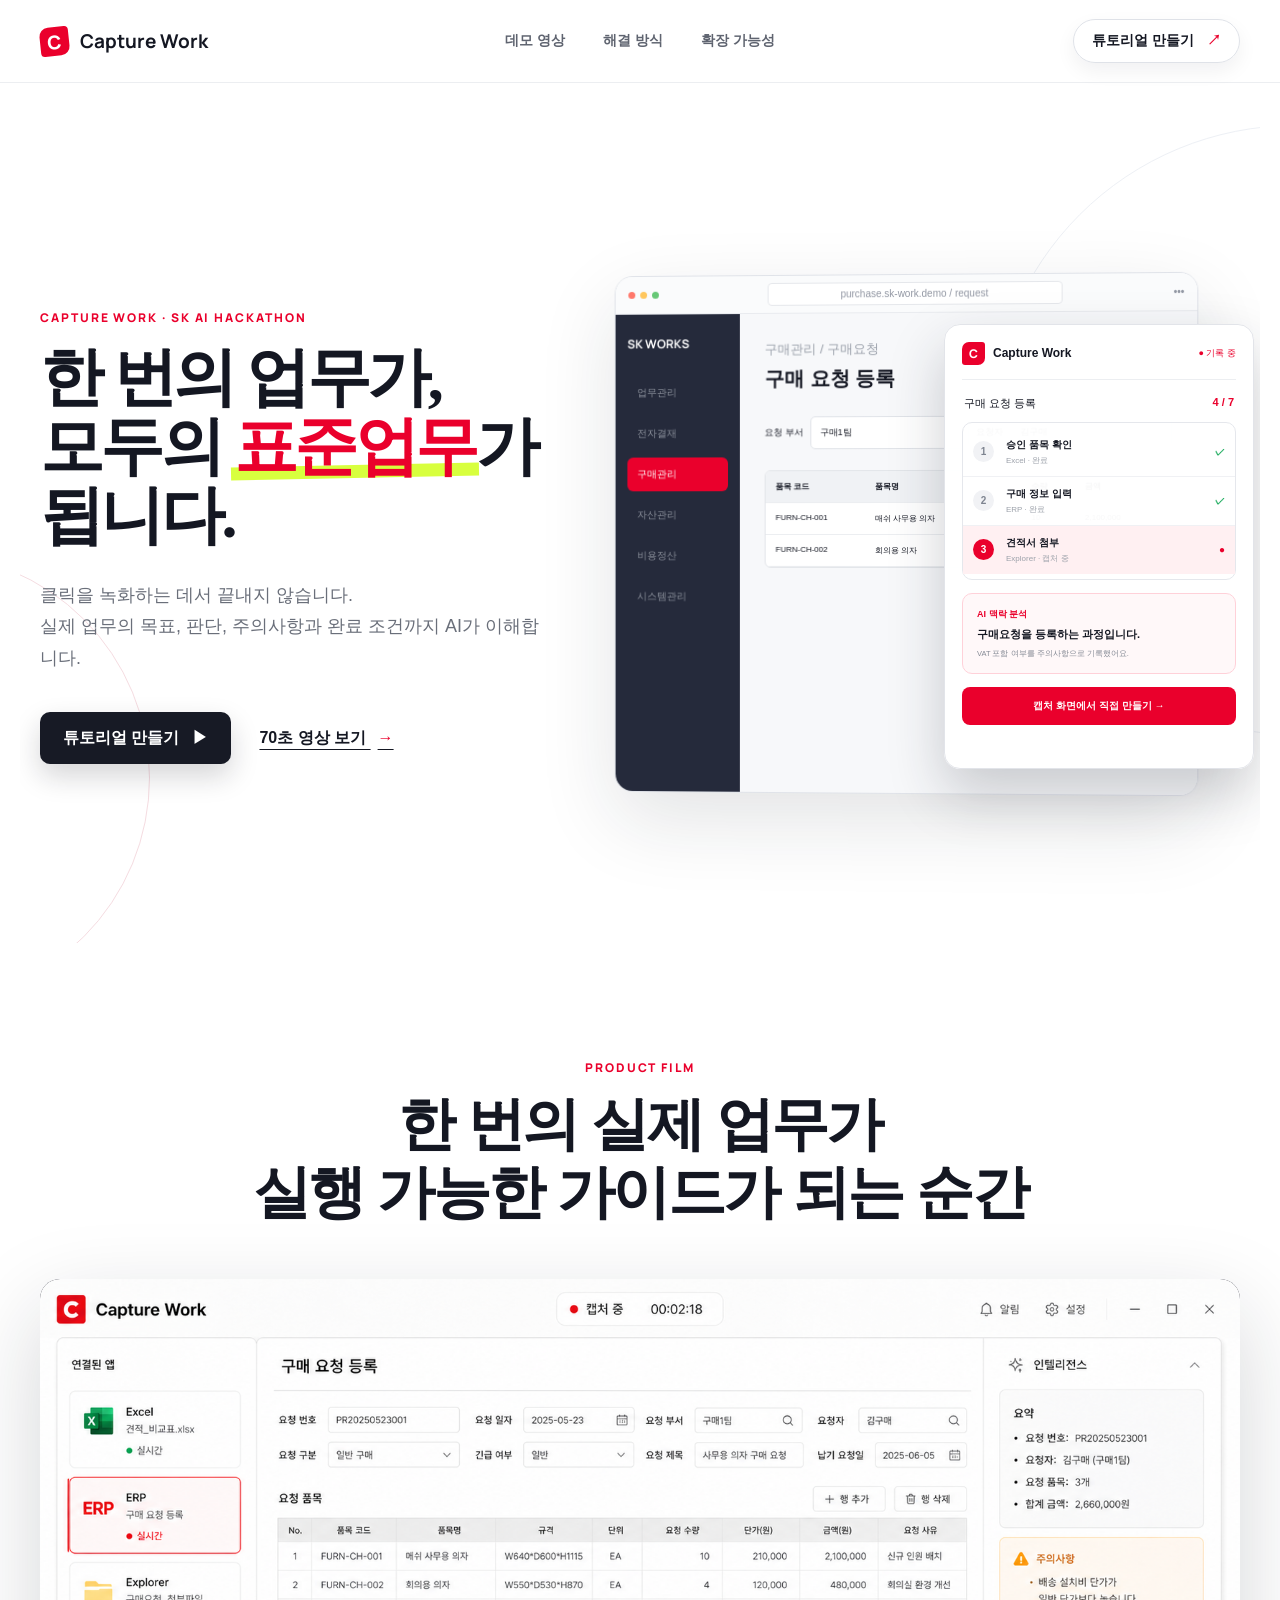
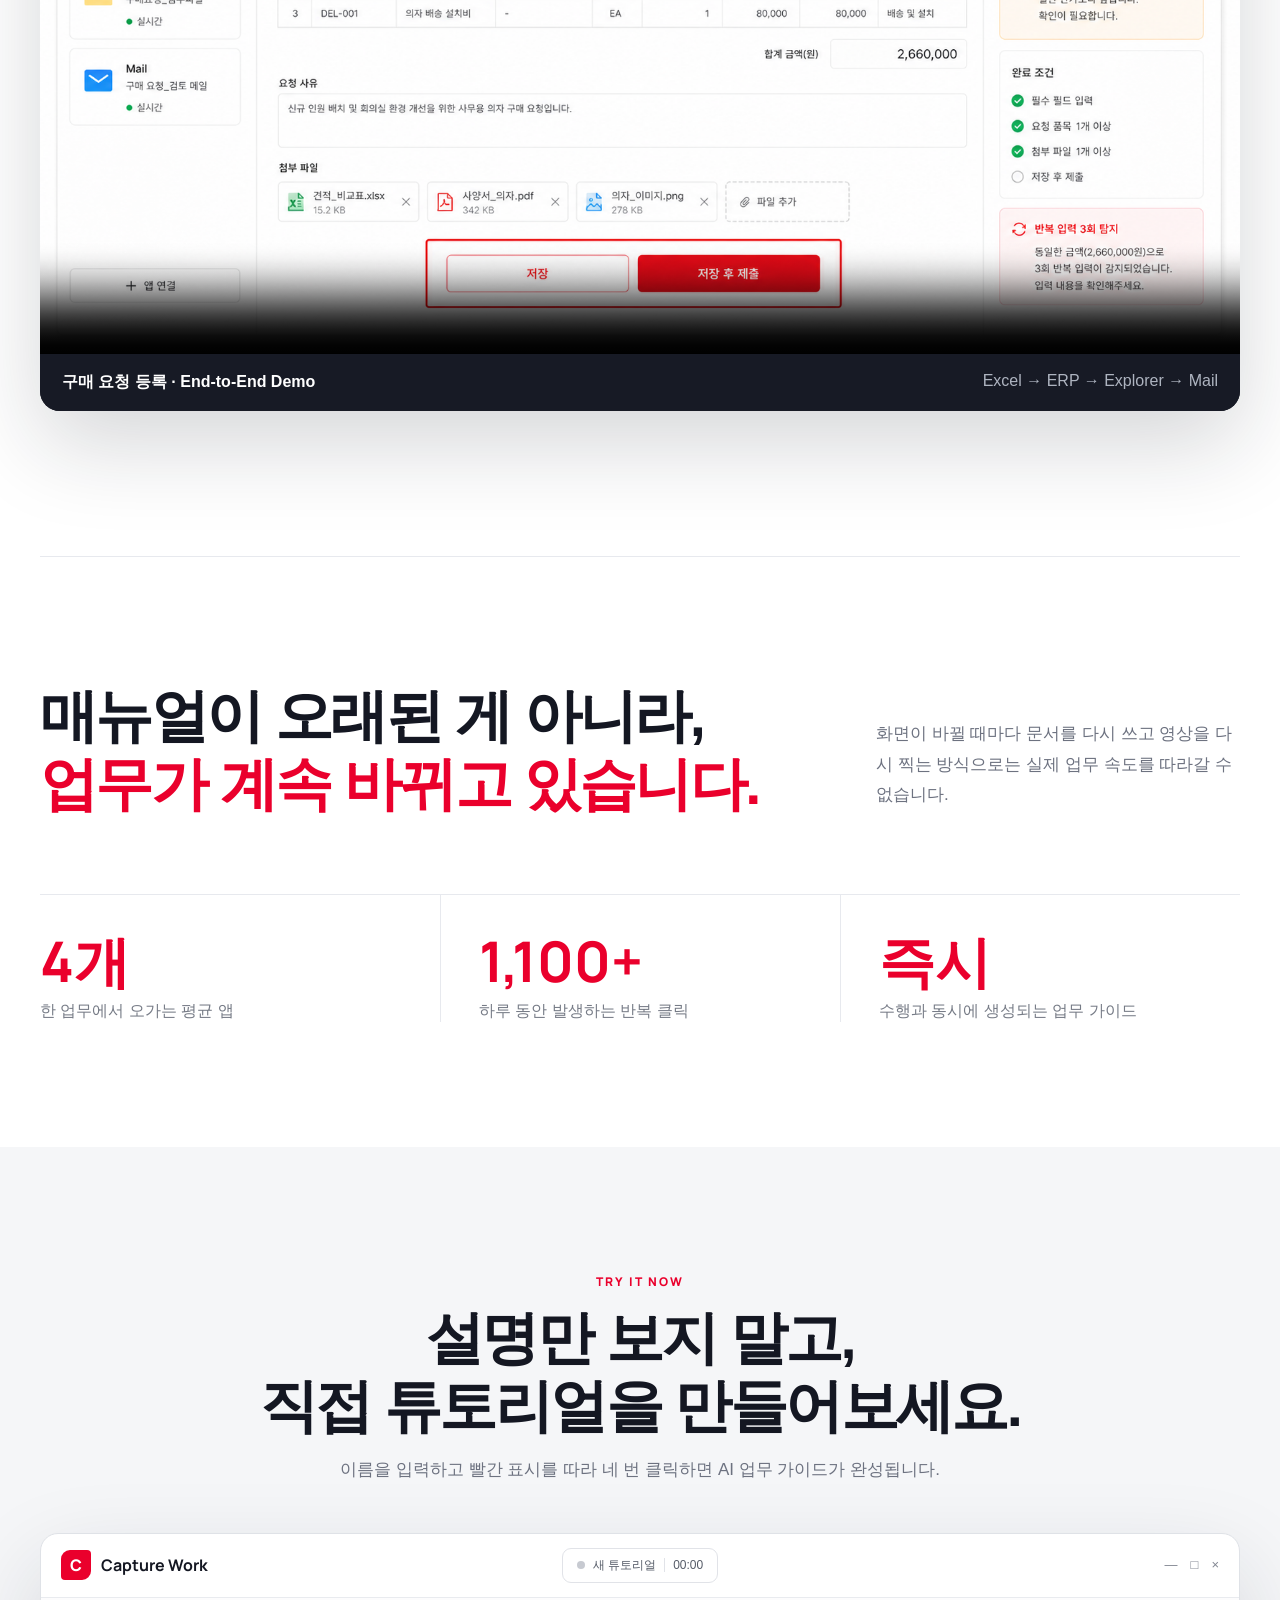
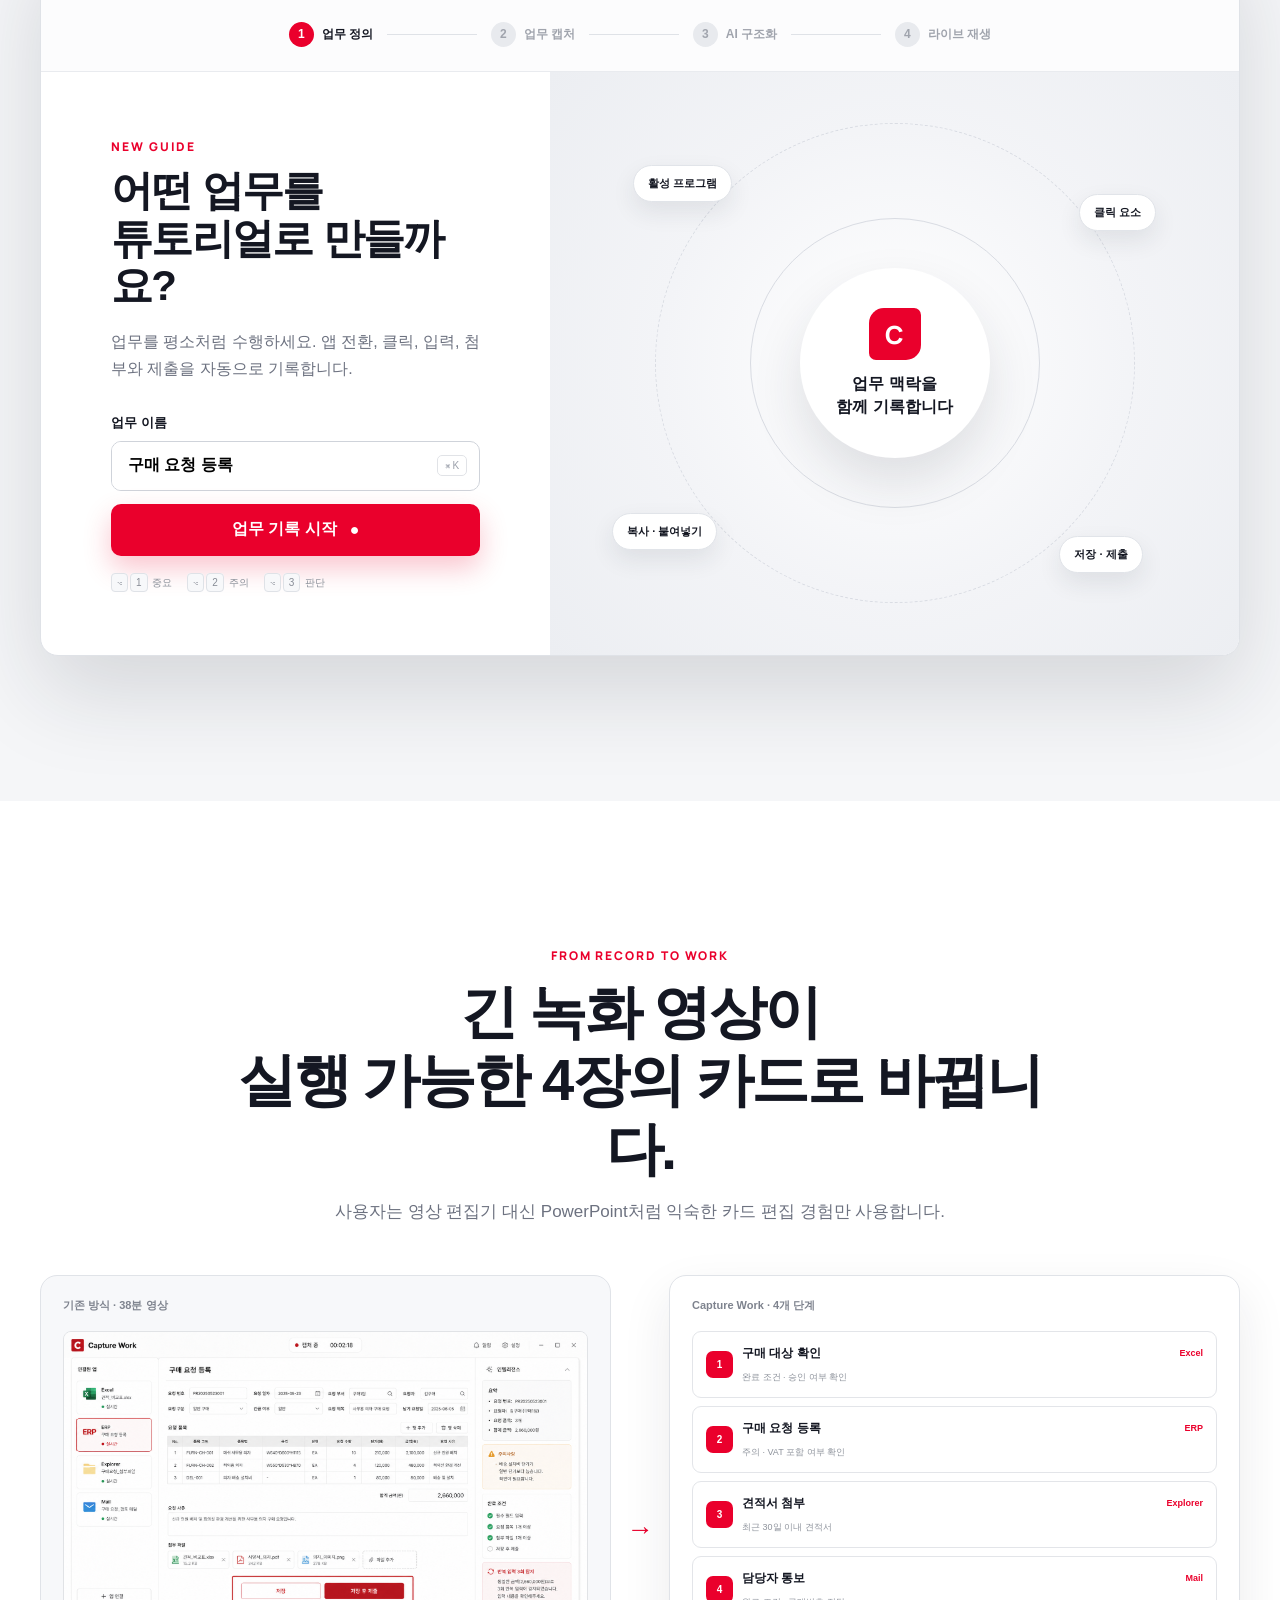
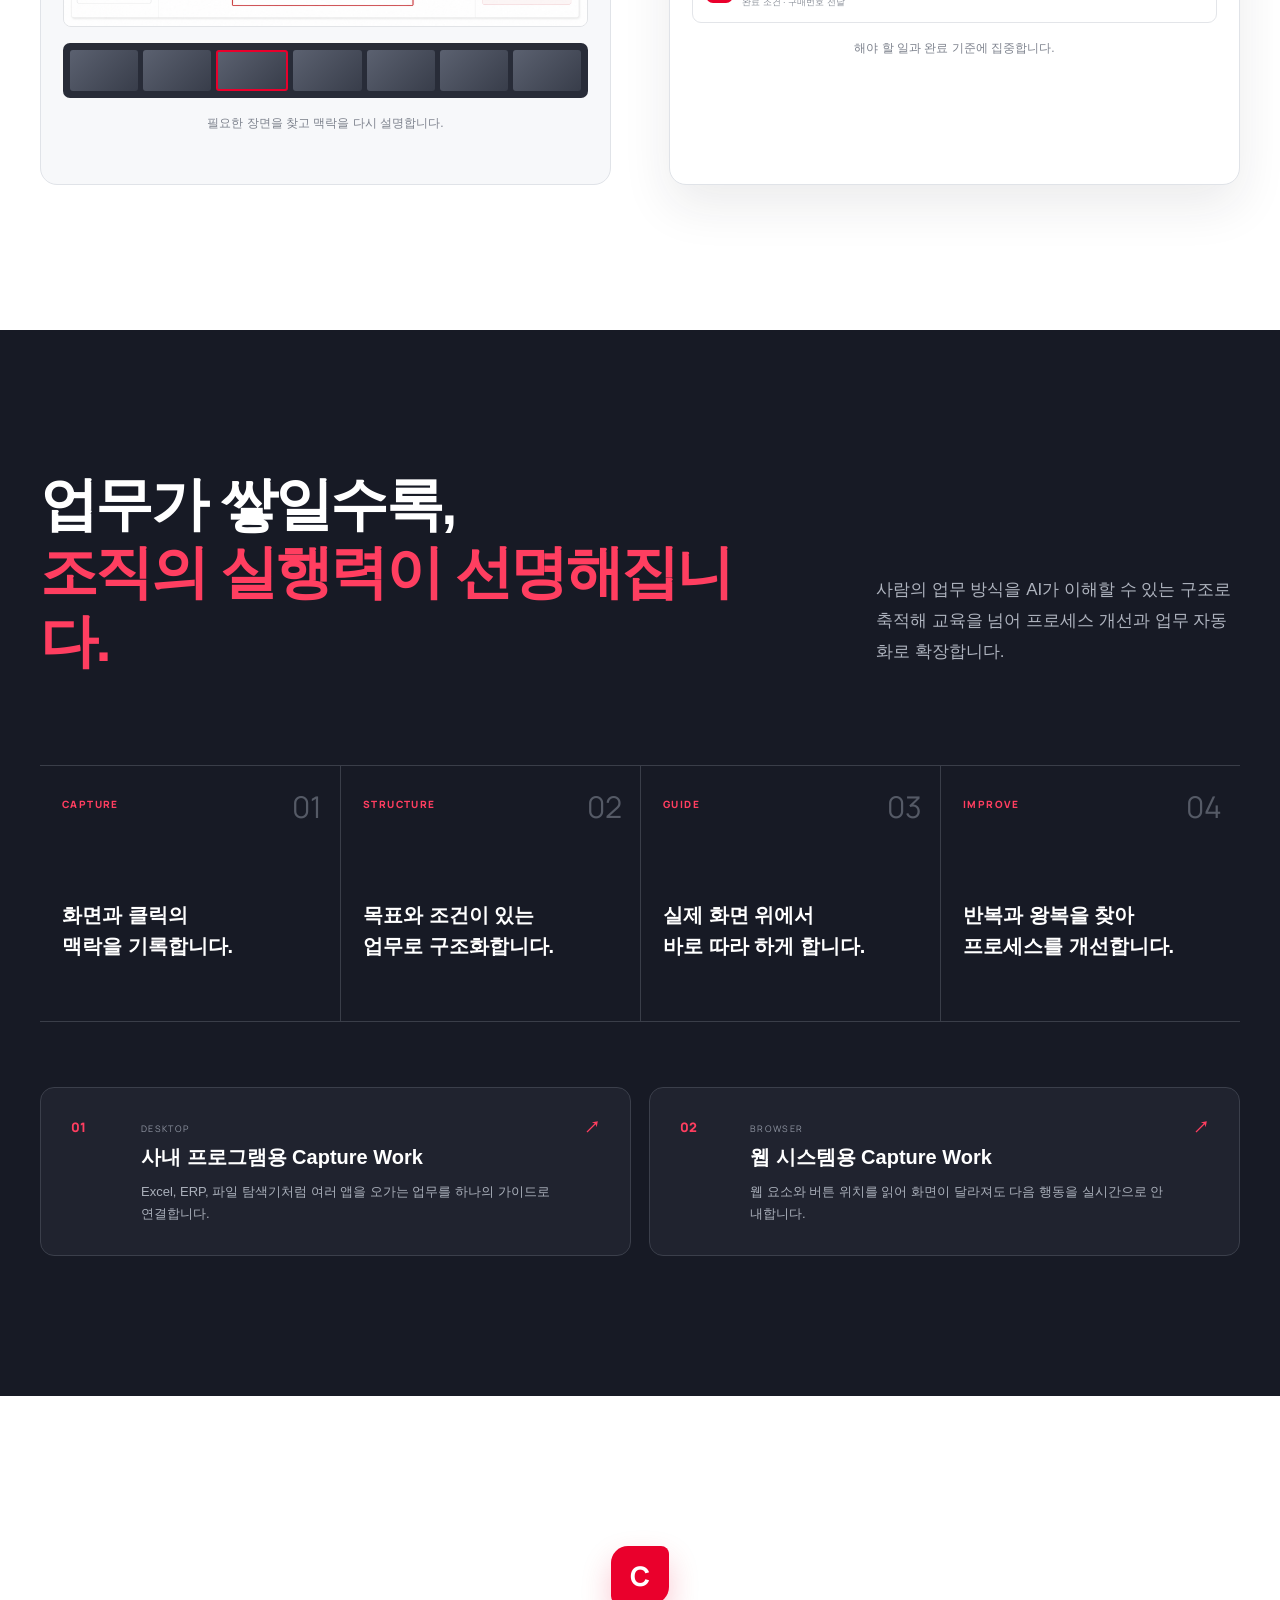
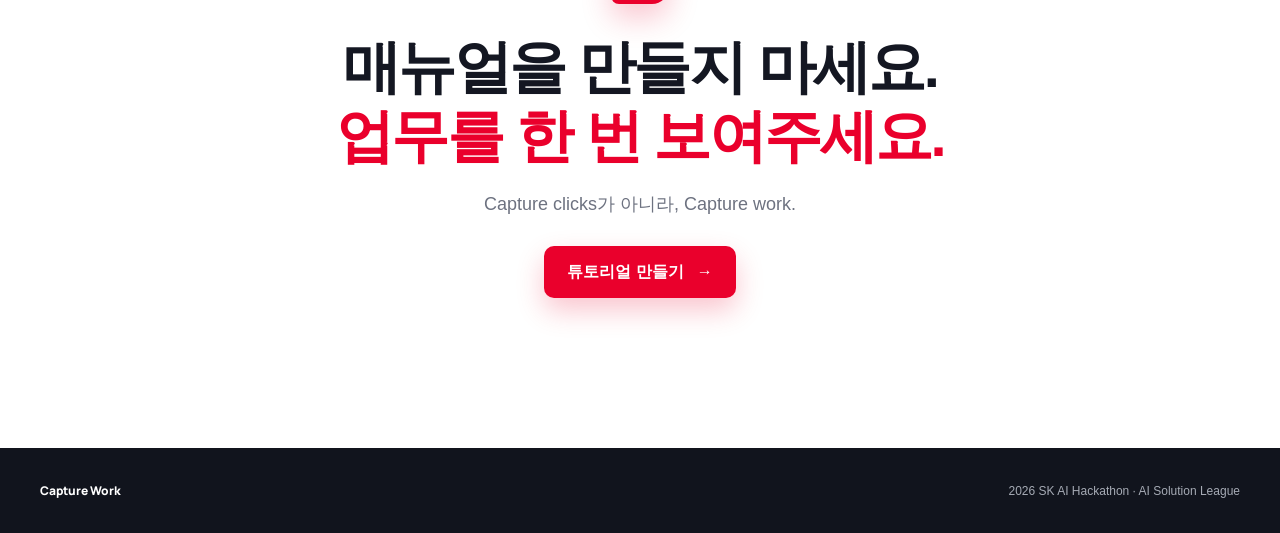
<file: index.html>
<!doctype html>
<html lang="ko">
  <head>
    <meta charset="UTF-8" />
    <meta name="viewport" content="width=device-width, initial-scale=1.0" />
    <meta name="theme-color" content="#ffffff" />
    <title>Capture Work | 한 번의 업무를 모두의 가이드로</title>
    <meta name="description" content="업무를 수행하는 순간 그 과정을 실행 가능한 표준업무로 변환하는 프로세스 캡처 도구" />
    <link rel="icon" type="image/svg+xml" href="./assets/favicon.svg" />
    <link rel="preconnect" href="https://fonts.googleapis.com" />
    <link rel="preconnect" href="https://fonts.gstatic.com" crossorigin />
    <link href="https://fonts.googleapis.com/css2?family=Manrope:wght@500;600;700;800&family=SUIT:wght@400;500;600;700;800&display=swap" rel="stylesheet" />
    <link rel="stylesheet" href="./styles.css" />
  </head>
  <body>
    <header class="site-header">
      <nav class="nav-wrap" aria-label="주요 메뉴">
        <a class="brand" href="#top" aria-label="Capture Work 홈"><span class="brand-glyph">C</span><strong>Capture Work</strong></a>
        <div class="nav-links"><a href="#demo-video">데모 영상</a><a href="#solution">해결 방식</a><a href="#learning">확장 가능성</a></div>
        <a class="nav-cta" href="#creator">튜토리얼 만들기 <span>↗</span></a>
      </nav>
    </header>

    <main>
      <section class="hero section-shell" id="top">
        <div class="hero-orbit orbit-one"></div><div class="hero-orbit orbit-two"></div>
        <div class="hero-copy reveal">
          <p class="kicker">CAPTURE WORK · SK AI HACKATHON</p>
          <h1>한 번의 업무가,<br />모두의 <em>표준업무</em>가 됩니다.</h1>
          <p class="hero-lead">클릭을 녹화하는 데서 끝내지 않습니다.<br />실제 업무의 목표, 판단, 주의사항과 완료 조건까지 AI가 이해합니다.</p>
          <div class="hero-actions"><a class="button button-dark" href="#creator">튜토리얼 만들기 <span>▶</span></a><a class="text-link" href="#demo-video">70초 영상 보기 <span>→</span></a></div>
        </div>

        <div class="hero-product reveal delay-1" aria-label="Capture Work 제품 미리보기">
          <div class="browser-frame">
            <div class="browser-bar"><div class="traffic"><i></i><i></i><i></i></div><span>purchase.sk-work.demo / request</span><b>•••</b></div>
            <div class="portal-preview">
              <aside class="portal-nav"><strong>SK WORKS</strong><span>업무관리</span><span>전자결재</span><span class="active">구매관리</span><span>자산관리</span><span>비용정산</span><span>시스템관리</span></aside>
              <div class="portal-body">
                <small>구매관리 / 구매요청</small><h3>구매 요청 등록</h3>
                <div class="portal-form-row"><span>요청 부서</span><b>구매1팀</b><span>요청자</span><b>김구매</b></div>
                <div class="portal-table"><div><b>품목 코드</b><b>품목명</b><b>수량</b><b>금액</b></div><div><span>FURN-CH-001</span><span>매쉬 사무용 의자</span><span>10</span><span>2,100,000</span></div><div><span>FURN-CH-002</span><span>회의용 의자</span><span>4</span><span>480,000</span></div></div>
                <div class="portal-submit">저장 후 제출</div>
              </div>
            </div>
          </div>
          <aside class="capture-panel">
            <div class="capture-head"><span class="mini-brand">C</span><strong>Capture Work</strong><i>● 기록 중</i></div>
            <div class="capture-progress"><span>구매 요청 등록</span><b>4 / 7</b></div>
            <div class="capture-steps">
              <p class="done"><i>1</i><span>승인 품목 확인<small>Excel · 완료</small></span><b>✓</b></p>
              <p class="done"><i>2</i><span>구매 정보 입력<small>ERP · 완료</small></span><b>✓</b></p>
              <p class="current"><i>3</i><span>견적서 첨부<small>Explorer · 캡처 중</small></span><b>●</b></p>
            </div>
            <div class="ai-note"><span>AI 맥락 분석</span><strong>구매요청을 등록하는 과정입니다.</strong><small>VAT 포함 여부를 주의사항으로 기록했어요.</small></div>
            <button type="button" data-scroll-creator>캡처 화면에서 직접 만들기 <span>→</span></button>
          </aside>
        </div>
      </section>

      <section class="video-section section-shell" id="demo-video">
        <div class="center-heading reveal"><span>PRODUCT FILM</span><h2>한 번의 실제 업무가<br />실행 가능한 가이드가 되는 순간</h2></div>
        <div class="video-wrap reveal delay-1"><video src="./assets/demo-reel.webm" controls muted loop playsinline poster="./assets/capture-hero.png"></video><div class="video-caption"><b>구매 요청 등록 · End-to-End Demo</b><span>Excel → ERP → Explorer → Mail</span></div></div>
      </section>

      <section class="problem-section section-shell" id="solution">
        <div class="split-heading reveal"><h2>매뉴얼이 오래된 게 아니라,<br /><em>업무가 계속 바뀌고 있습니다.</em></h2><p>화면이 바뀔 때마다 문서를 다시 쓰고 영상을 다시 찍는 방식으로는 실제 업무 속도를 따라갈 수 없습니다.</p></div>
        <div class="stat-row reveal delay-1"><article><strong>4개</strong><span>한 업무에서 오가는 평균 앱</span></article><article><strong>1,100+</strong><span>하루 동안 발생하는 반복 클릭</span></article><article><strong>즉시</strong><span>수행과 동시에 생성되는 업무 가이드</span></article></div>
      </section>

      <section class="creator-section" id="creator">
        <div class="section-shell">
          <div class="center-heading reveal"><span>TRY IT NOW</span><h2>설명만 보지 말고,<br />직접 튜토리얼을 만들어보세요.</h2><p>이름을 입력하고 빨간 표시를 따라 네 번 클릭하면 AI 업무 가이드가 완성됩니다.</p></div>
          <div class="creator-app reveal delay-1" data-mode="setup">
            <div class="creator-titlebar"><div class="creator-logo"><span>C</span><b>Capture Work</b></div><div class="creator-status"><i></i><span id="record-status">새 튜토리얼</span><time id="record-timer">00:00</time></div><div class="window-actions">—　□　×</div></div>
            <div class="creator-stepper" aria-label="튜토리얼 생성 단계"><span class="active" data-step="setup"><i>1</i>업무 정의</span><b></b><span data-step="capture"><i>2</i>업무 캡처</span><b></b><span data-step="edit"><i>3</i>AI 구조화</span><b></b><span data-step="replay"><i>4</i>라이브 재생</span></div>

            <section class="mode-pane setup-pane active" data-pane="setup">
              <div class="setup-copy">
                <small>NEW GUIDE</small><h3>어떤 업무를<br />튜토리얼로 만들까요?</h3><p>업무를 평소처럼 수행하세요. 앱 전환, 클릭, 입력, 첨부와 제출을 자동으로 기록합니다.</p>
                <label for="tutorial-name">업무 이름</label><div class="name-input"><input id="tutorial-name" value="구매 요청 등록" maxlength="32" /><span>⌘ K</span></div>
                <button class="button button-red" id="start-recording" type="button">업무 기록 시작 <span>●</span></button>
                <div class="hotkey-row"><span><kbd>⌥</kbd><kbd>1</kbd> 중요</span><span><kbd>⌥</kbd><kbd>2</kbd> 주의</span><span><kbd>⌥</kbd><kbd>3</kbd> 판단</span></div>
              </div>
              <div class="setup-visual"><div class="radar-ring ring-a"></div><div class="radar-ring ring-b"></div><div class="radar-core"><span>C</span><strong>업무 맥락을<br />함께 기록합니다</strong></div><div class="signal-chip chip-a">활성 프로그램</div><div class="signal-chip chip-b">클릭 요소</div><div class="signal-chip chip-c">복사 · 붙여넣기</div><div class="signal-chip chip-d">저장 · 제출</div></div>
            </section>

            <section class="mode-pane capture-pane" data-pane="capture">
              <aside class="app-switcher" id="app-switcher"></aside>
              <div class="work-canvas"><div class="work-toolbar"><span id="work-path">Excel / 견적_비교표.xlsx</span><b>자동 저장됨</b></div><div class="simulated-app" id="simulated-app"></div></div>
              <aside class="event-rail"><div class="event-head"><span>실시간 캡처</span><b id="capture-count">0 / 4</b></div><div class="ai-context" id="ai-context"><small>AI가 화면을 읽고 있습니다</small><strong>첫 번째 빨간 표시를 클릭하세요.</strong></div><div class="event-list" id="event-list"></div><button id="finish-recording" class="finish-button" type="button" disabled>기록 종료 · AI 가이드 생성</button></aside>
            </section>

            <section class="mode-pane editor-pane" data-pane="edit">
              <aside class="editor-summary"><span class="success-icon">✓</span><small>AI STRUCTURED</small><h3 id="generated-title">구매 요청 등록</h3><p><b>4개 앱</b>에서 <b id="generated-count">4개 단계</b>를 만들었습니다.</p><div class="insight-card warning"><span>주의사항</span><strong>VAT 포함 여부 확인</strong></div><div class="insight-card repeat"><span>개선 포인트</span><strong>반복 입력 3건 탐지</strong></div><button class="button button-dark" id="start-replay" type="button">따라 하기 모드 재생 <span>▶</span></button></aside>
              <div class="card-editor"><div class="editor-toolbar"><div><strong>업무 단계</strong><span>카드를 선택해 합치거나 삭제할 수 있습니다.</span></div><button id="merge-cards" type="button">선택 단계 합치기</button></div><div class="generated-cards" id="generated-cards"></div></div>
            </section>

            <section class="mode-pane replay-pane" data-pane="replay">
              <div class="replay-workspace"><div class="replay-topbar"><span id="replay-app-name">Excel · 견적_비교표.xlsx</span><b><i></i> 따라 하기 모드</b></div><div id="replay-screen" class="simulated-app replay-screen"></div></div>
              <aside class="live-guide"><div class="live-label"><i></i> LIVE GUIDE</div><span id="replay-progress">1 / 4</span><h3 id="replay-title">승인 품목 확인</h3><p id="replay-description">승인 상태인 품목과 수량을 확인합니다.</p><div id="replay-condition" class="completion"><span>완료 조건</span><strong>승인 여부와 품목번호 확인</strong></div><div class="replay-controls"><button id="replay-prev" type="button">←</button><button id="replay-next" type="button">다음 단계　→</button></div><button class="restart-button" id="restart-demo" type="button">처음부터 다시 만들기</button></aside>
            </section>
          </div>
        </div>
      </section>

      <section class="transform-section section-shell">
        <div class="center-heading reveal"><span>FROM RECORD TO WORK</span><h2>긴 녹화 영상이<br />실행 가능한 4장의 카드로 바뀝니다.</h2><p>사용자는 영상 편집기 대신 PowerPoint처럼 익숙한 카드 편집 경험만 사용합니다.</p></div>
        <div class="transform-grid reveal delay-1">
          <div class="before-panel"><span>기존 방식 · 38분 영상</span><img src="./assets/capture-hero.png" alt="복잡한 구매 요청 업무 화면" /><div class="fake-timeline"><i></i><i></i><i></i><i></i><i></i><i></i><i></i></div><p>필요한 장면을 찾고 맥락을 다시 설명합니다.</p></div>
          <div class="transform-arrow">→</div>
          <div class="after-panel"><span>Capture Work · 4개 단계</span><div class="mini-work-card"><i>1</i><b>구매 대상 확인</b><em>Excel</em><small>완료 조건 · 승인 여부 확인</small></div><div class="mini-work-card"><i>2</i><b>구매 요청 등록</b><em>ERP</em><small>주의 · VAT 포함 여부 확인</small></div><div class="mini-work-card"><i>3</i><b>견적서 첨부</b><em>Explorer</em><small>최근 30일 이내 견적서</small></div><div class="mini-work-card"><i>4</i><b>담당자 통보</b><em>Mail</em><small>완료 조건 · 구매번호 전달</small></div><p>해야 할 일과 완료 기준에 집중합니다.</p></div>
        </div>
      </section>

      <section class="learning-section" id="learning">
        <div class="section-shell">
          <div class="split-heading light reveal"><h2>업무가 쌓일수록,<br /><em>조직의 실행력이 선명해집니다.</em></h2><p>사람의 업무 방식을 AI가 이해할 수 있는 구조로 축적해 교육을 넘어 프로세스 개선과 업무 자동화로 확장합니다.</p></div>
          <div class="learning-flow reveal delay-1"><article><i>01</i><span>CAPTURE</span><h3>화면과 클릭의<br />맥락을 기록합니다.</h3></article><article><i>02</i><span>STRUCTURE</span><h3>목표와 조건이 있는<br />업무로 구조화합니다.</h3></article><article><i>03</i><span>GUIDE</span><h3>실제 화면 위에서<br />바로 따라 하게 합니다.</h3></article><article><i>04</i><span>IMPROVE</span><h3>반복과 왕복을 찾아<br />프로세스를 개선합니다.</h3></article></div>
          <div class="expansion-grid reveal"><article><span>01</span><div><small>DESKTOP</small><h3>사내 프로그램용 Capture Work</h3><p>Excel, ERP, 파일 탐색기처럼 여러 앱을 오가는 업무를 하나의 가이드로 연결합니다.</p></div><b>↗</b></article><article><span>02</span><div><small>BROWSER</small><h3>웹 시스템용 Capture Work</h3><p>웹 요소와 버튼 위치를 읽어 화면이 달라져도 다음 행동을 실시간으로 안내합니다.</p></div><b>↗</b></article></div>
        </div>
      </section>

      <section class="final-cta section-shell reveal"><div class="final-mark">C</div><h2>매뉴얼을 만들지 마세요.<br /><em>업무를 한 번 보여주세요.</em></h2><p>Capture clicks가 아니라, Capture work.</p><a class="button button-red" href="#creator">튜토리얼 만들기 <span>→</span></a></section>
    </main>
    <footer><div class="section-shell"><span>Capture Work</span><span>2026 SK AI Hackathon · AI Solution League</span></div></footer>
    <script type="module" src="./script.js"></script>
  </body>
</html>
</file>
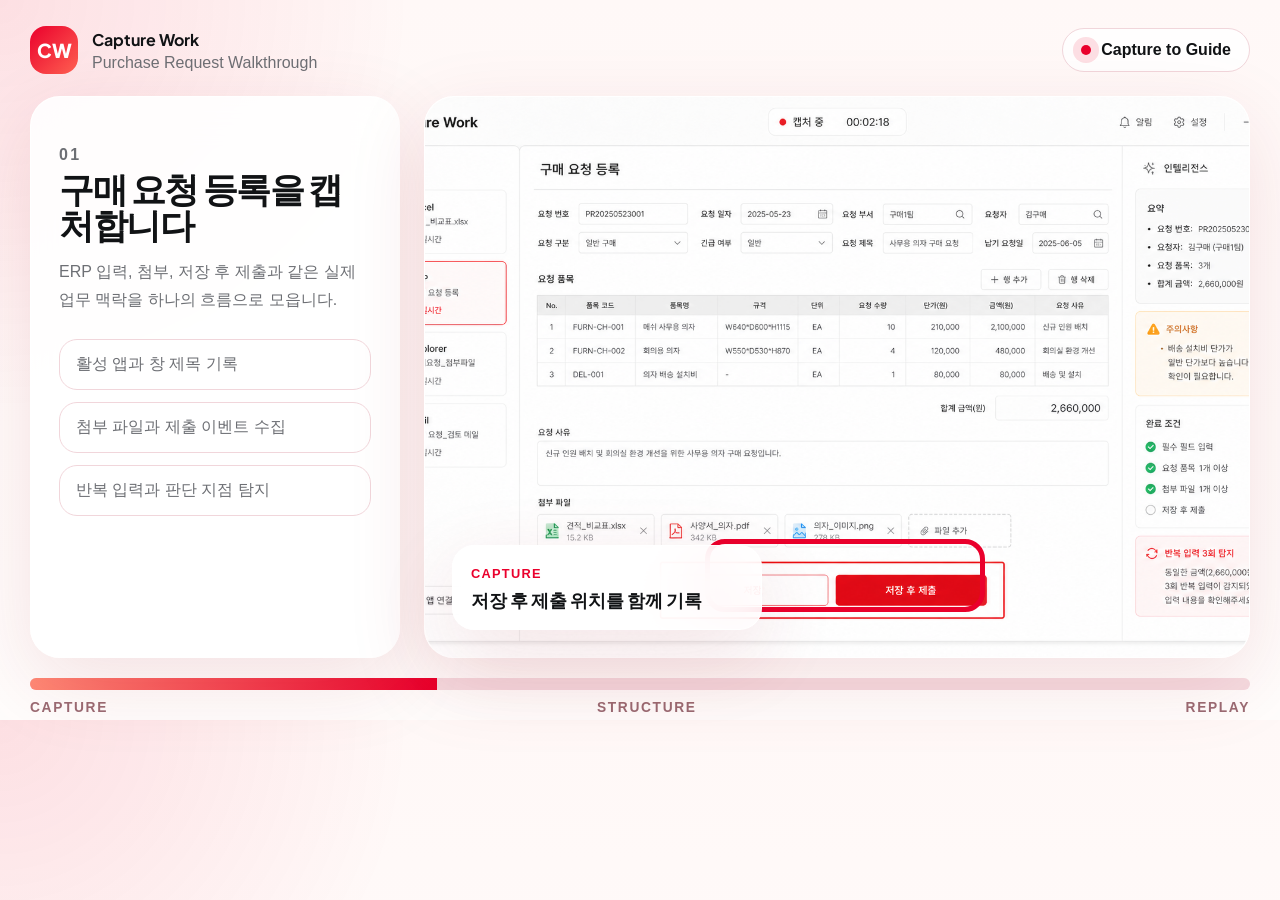
<file: reel.html>
<!doctype html>
<html lang="ko">
  <head>
    <meta charset="UTF-8" />
    <meta name="viewport" content="width=device-width, initial-scale=1.0" />
    <title>Capture Work Reel</title>
    <link rel="preconnect" href="https://fonts.googleapis.com" />
    <link rel="preconnect" href="https://fonts.gstatic.com" crossorigin />
    <link
      href="https://fonts.googleapis.com/css2?family=Plus+Jakarta+Sans:wght@600;700;800&family=SUIT:wght@400;500;700;800&display=swap"
      rel="stylesheet"
    />
    <link rel="stylesheet" href="./reel.css" />
  </head>
  <body>
    <main class="reel-shell">
      <header class="reel-topbar">
        <div class="reel-brand">
          <span class="brand-mark">CW</span>
          <div>
            <strong>Capture Work</strong>
            <p>Purchase Request Walkthrough</p>
          </div>
        </div>
        <div class="reel-status">
          <span class="status-dot"></span>
          <strong>Capture to Guide</strong>
        </div>
      </header>

      <section class="reel-stage">
        <div class="stage-copy">
          <p id="reel-step" class="reel-step">01</p>
          <h1 id="reel-title">구매 요청 등록을 캡처합니다</h1>
          <p id="reel-body">
            ERP 입력, 첨부, 저장 후 제출과 같은 실제 업무 맥락을 하나의 흐름으로 모읍니다.
          </p>
          <ul id="reel-points" class="reel-points"></ul>
        </div>

        <div class="stage-visual">
          <div class="visual-frame">
            <img id="reel-image" src="./assets/capture-hero.png" alt="Capture Work reel" />
            <div id="reel-focus" class="reel-focus focus-capture"></div>
          </div>
          <div id="reel-callout" class="reel-callout">
            <span>Capture</span>
            <strong>저장 후 제출 위치를 함께 기록</strong>
          </div>
        </div>
      </section>

      <footer class="reel-footer">
        <div class="footer-track">
          <div id="reel-progress" class="footer-progress"></div>
        </div>
        <div class="footer-tags">
          <span>Capture</span>
          <span>Structure</span>
          <span>Replay</span>
        </div>
      </footer>
    </main>

    <script type="module" src="./reel.js"></script>
  </body>
  </html>
</file>
<file: styles.css>
:root {
  --red: #ea002c;
  --red-dark: #c90025;
  --red-soft: #fff0f2;
  --ink: #141722;
  --muted: #6d7280;
  --line: #e7e9ee;
  --soft: #f6f7f9;
  --lime: #d8ff3e;
  --blue: #4665ff;
  --shadow: 0 28px 80px rgba(25, 30, 45, 0.12);
}

* { box-sizing: border-box; }
html { scroll-behavior: smooth; }
body {
  margin: 0;
  overflow-x: hidden;
  color: var(--ink);
  background: #fff;
  font-family: "SUIT", sans-serif;
  -webkit-font-smoothing: antialiased;
}
button, input { font: inherit; }
button, a { -webkit-tap-highlight-color: transparent; }
a { color: inherit; }
em { color: var(--red); font-style: normal; }
.section-shell { width: min(1200px, calc(100% - 48px)); margin: 0 auto; }

.site-header {
  position: sticky;
  z-index: 100;
  top: 0;
  background: rgba(255, 255, 255, 0.9);
  border-bottom: 1px solid rgba(230, 232, 237, 0.75);
  backdrop-filter: blur(18px);
}
.nav-wrap {
  width: min(1200px, calc(100% - 48px));
  height: 82px;
  margin: 0 auto;
  display: grid;
  grid-template-columns: 1fr auto 1fr;
  align-items: center;
  gap: 36px;
}
.brand { display: flex; align-items: center; gap: 11px; text-decoration: none; font-family: "Manrope"; font-size: 19px; }
.brand-glyph, .mini-brand, .creator-logo span, .radar-core > span, .final-mark {
  display: grid;
  place-items: center;
  color: white;
  font-family: "Manrope";
  font-weight: 800;
  background: var(--red);
}
.brand-glyph { width: 29px; height: 29px; border-radius: 9px 4px 9px 4px; transform: rotate(-6deg); }
.nav-links { display: flex; gap: 38px; }
.nav-links a { color: #5f6470; text-decoration: none; font-size: 14px; font-weight: 700; }
.nav-links a:hover { color: var(--red); }
.nav-cta {
  justify-self: end;
  padding: 12px 18px;
  border: 1px solid #dfe2e8;
  border-radius: 999px;
  text-decoration: none;
  font-weight: 800;
  font-size: 14px;
  box-shadow: 0 8px 20px rgba(17, 20, 31, 0.06);
}
.nav-cta span { padding-left: 9px; color: var(--red); }

.hero {
  position: relative;
  overflow: clip;
  overflow-clip-margin: 20px;
  min-height: 840px;
  display: grid;
  grid-template-columns: 0.9fr 1.1fr;
  align-items: center;
  gap: 58px;
  padding-top: 55px;
}
.hero-orbit { position: absolute; z-index: -1; border: 1px solid #edf0f5; border-radius: 50%; pointer-events: none; }
.orbit-one { width: 610px; height: 610px; right: -360px; top: 42px; }
.orbit-two { width: 450px; height: 450px; left: -340px; bottom: -80px; border-color: #f5dce1; }
.kicker, .center-heading > span, .setup-copy > small, .editor-summary > small {
  color: var(--red);
  font-family: "Manrope";
  font-size: 12px;
  font-weight: 800;
  letter-spacing: 0.16em;
}
.hero-copy h1 {
  margin: 17px 0 0;
  font-family: "SUIT";
  font-size: clamp(46px, 5vw, 70px);
  line-height: 1.08;
  letter-spacing: -0.055em;
  font-weight: 800;
}
.hero-copy h1 em { position: relative; color: var(--red); white-space: nowrap; }
.hero-copy h1 em::after {
  content: "";
  position: absolute;
  z-index: -1;
  left: -3px;
  right: -3px;
  bottom: 4px;
  height: 13px;
  background: var(--lime);
  transform: rotate(-1.2deg);
}
.hero-lead { margin: 30px 0 0; color: #6a6f7a; font-size: 18px; line-height: 1.75; }
.hero-actions { margin-top: 38px; display: flex; align-items: center; gap: 28px; }
.button {
  min-height: 52px;
  padding: 0 23px;
  display: inline-flex;
  justify-content: center;
  align-items: center;
  gap: 13px;
  border: 0;
  border-radius: 10px;
  text-decoration: none;
  font-weight: 800;
  cursor: pointer;
}
.button-dark { color: white; background: #171a25; box-shadow: 0 12px 28px rgba(20, 23, 34, 0.18); }
.button-red { color: white; background: var(--red); box-shadow: 0 12px 28px rgba(234, 0, 44, 0.23); }
.button:hover { transform: translateY(-2px); }
.text-link { font-weight: 800; text-underline-offset: 6px; }
.text-link span { color: var(--red); padding-left: 7px; }

.hero-product { position: relative; min-height: 570px; }
.browser-frame {
  position: absolute;
  top: 28px;
  left: 0;
  width: 93%;
  height: 520px;
  overflow: hidden;
  border: 1px solid #e0e3e9;
  border-radius: 18px;
  background: #fff;
  box-shadow: var(--shadow);
  transform: perspective(1200px) rotateY(-2deg);
}
.browser-bar { height: 38px; padding: 0 13px; display: flex; align-items: center; border-bottom: 1px solid #e9ebef; background: #fafbfc; font-size: 10px; color: #9297a3; }
.traffic { display: flex; gap: 5px; }
.traffic i { width: 7px; height: 7px; border-radius: 50%; background: #ff786b; }
.traffic i:nth-child(2) { background: #ffc75e; }
.traffic i:nth-child(3) { background: #67c877; }
.browser-bar > span { flex: 1; max-width: 295px; margin: 0 auto; padding: 5px 12px; border: 1px solid #e5e7eb; border-radius: 4px; text-align: center; background: white; }
.portal-preview { display: grid; grid-template-columns: 126px 1fr; height: calc(100% - 38px); background: #f7f8fa; }
.portal-nav { padding: 21px 12px; display: flex; flex-direction: column; gap: 7px; color: #8b909b; background: #252a3b; font-size: 10px; }
.portal-nav strong { margin-bottom: 17px; color: white; font-family: "Manrope"; font-size: 12px; }
.portal-nav span { padding: 10px; border-radius: 6px; }
.portal-nav span.active { color: white; background: var(--red); }
.portal-body { padding: 26px 25px; }
.portal-body small { color: #9aa0aa; }
.portal-body h3 { margin: 7px 0 24px; font-size: 20px; }
.portal-form-row { display: grid; grid-template-columns: auto 1fr auto 1fr; gap: 7px; align-items: center; font-size: 9px; }
.portal-form-row b { padding: 9px; border: 1px solid #e0e3e8; border-radius: 5px; background: white; font-weight: 500; }
.portal-table { margin-top: 21px; border: 1px solid #e2e5e9; border-radius: 6px; overflow: hidden; background: white; }
.portal-table > div { padding: 10px; display: grid; grid-template-columns: 1fr 1.6fr 0.5fr 0.8fr; gap: 6px; border-bottom: 1px solid #eceef1; font-size: 8px; }
.portal-table > div:first-child { background: #f0f2f5; }
.portal-submit { float: right; margin-top: 28px; padding: 11px 28px; color: white; border-radius: 6px; background: var(--red); font-size: 9px; font-weight: 800; }
.capture-panel {
  position: absolute;
  z-index: 3;
  top: 78px;
  right: -14px;
  width: 310px;
  min-height: 445px;
  padding: 17px;
  border: 1px solid #e2e4e9;
  border-radius: 16px;
  background: rgba(255, 255, 255, 0.97);
  box-shadow: 0 24px 55px rgba(31, 36, 49, 0.22);
}
.capture-head { display: flex; align-items: center; gap: 8px; padding-bottom: 14px; border-bottom: 1px solid #eceef1; font-size: 12px; }
.mini-brand { width: 23px; height: 23px; border-radius: 7px 3px 7px 3px; }
.capture-head i { margin-left: auto; color: var(--red); font-size: 9px; font-style: normal; }
.capture-progress { padding: 16px 2px 11px; display: flex; justify-content: space-between; font-size: 11px; }
.capture-progress b { color: var(--red); }
.capture-steps { padding: 5px 0; border: 1px solid #e5e7ec; border-radius: 10px; }
.capture-steps p { margin: 0; padding: 10px; display: grid; grid-template-columns: 24px 1fr auto; align-items: center; gap: 9px; font-size: 10px; }
.capture-steps p + p { border-top: 1px solid #f0f1f4; }
.capture-steps p > i { width: 21px; height: 21px; display: grid; place-items: center; border-radius: 50%; color: #7e8490; background: #f1f2f5; font-style: normal; font-weight: 800; }
.capture-steps p span { font-weight: 700; }
.capture-steps p small { display: block; margin-top: 3px; color: #9ca1aa; font-size: 8px; font-weight: 500; }
.capture-steps p.done b { color: #21ad61; }
.capture-steps p.current { background: var(--red-soft); }
.capture-steps p.current > i { color: white; background: var(--red); }
.capture-steps p.current b { color: var(--red); }
.ai-note { margin-top: 13px; padding: 14px; display: grid; gap: 6px; border: 1px solid #ffd1d9; border-radius: 10px; background: #fff8f9; font-size: 9px; }
.ai-note span { color: var(--red); font-weight: 800; }
.ai-note strong { font-size: 11px; }
.ai-note small { color: #858a95; line-height: 1.5; }
.capture-panel > button { width: 100%; margin-top: 13px; padding: 12px; color: white; border: 0; border-radius: 8px; background: var(--red); font-size: 10px; font-weight: 800; cursor: pointer; }

.video-section { padding: 135px 0 145px; }
.center-heading { max-width: 820px; margin: 0 auto 52px; text-align: center; }
.center-heading h2, .split-heading h2, .final-cta h2 {
  margin: 14px 0 0;
  font-size: clamp(36px, 4.8vw, 58px);
  line-height: 1.18;
  letter-spacing: -0.045em;
}
.center-heading p { margin: 17px 0 0; color: var(--muted); font-size: 17px; }
.video-wrap { position: relative; overflow: hidden; border-radius: 20px; background: #171a25; box-shadow: 0 32px 90px rgba(22, 26, 38, 0.18); }
.video-wrap video { display: block; width: 100%; aspect-ratio: 16 / 9; object-fit: cover; }
.video-caption { padding: 18px 22px; display: flex; justify-content: space-between; color: white; background: #171a25; }
.video-caption span { color: #aeb4c0; }

.problem-section { padding: 125px 0; border-top: 1px solid var(--line); }
.split-heading { display: grid; grid-template-columns: 1.35fr 0.65fr; align-items: end; gap: 80px; }
.split-heading h2 { margin: 0; }
.split-heading p { margin: 0 0 8px; color: var(--muted); font-size: 17px; line-height: 1.8; }
.stat-row { margin-top: 75px; display: grid; grid-template-columns: repeat(3, 1fr); border-top: 1px solid var(--line); }
.stat-row article { padding: 38px 20px 0 0; display: grid; gap: 12px; }
.stat-row article + article { padding-left: 38px; border-left: 1px solid var(--line); }
.stat-row strong { color: var(--red); font-family: "Manrope"; font-size: 56px; line-height: 1; }
.stat-row span { color: #767b86; }

.creator-section { padding: 125px 0 145px; background: #f5f6f8; }
.creator-app { overflow: hidden; min-height: 720px; border: 1px solid #dfe2e7; border-radius: 18px; background: white; box-shadow: 0 35px 90px rgba(28, 33, 47, 0.15); }
.creator-titlebar { height: 64px; padding: 0 20px; display: grid; grid-template-columns: 1fr auto 1fr; align-items: center; border-bottom: 1px solid #e9ebef; }
.creator-logo { display: flex; align-items: center; gap: 10px; font-family: "Manrope"; }
.creator-logo span { width: 30px; height: 30px; border-radius: 9px 4px 9px 4px; }
.creator-status { padding: 8px 14px; display: flex; align-items: center; gap: 8px; border: 1px solid #e1e3e8; border-radius: 9px; color: #555b67; font-size: 12px; }
.creator-status i { width: 8px; height: 8px; border-radius: 50%; background: #c7cad1; }
.creator-app[data-mode="capture"] .creator-status i { background: var(--red); box-shadow: 0 0 0 5px rgba(234, 0, 44, 0.1); animation: pulse 1.5s infinite; }
.creator-status time { padding-left: 8px; border-left: 1px solid #e1e3e8; font-variant-numeric: tabular-nums; }
.window-actions { justify-self: end; color: #808590; font-size: 13px; }
.creator-stepper { height: 74px; padding: 0 max(30px, 6vw); display: flex; align-items: center; justify-content: center; border-bottom: 1px solid #e9ebef; background: #fcfcfd; }
.creator-stepper > span { display: flex; align-items: center; gap: 8px; color: #a0a4ad; font-size: 12px; font-weight: 700; white-space: nowrap; }
.creator-stepper > span i { width: 25px; height: 25px; display: grid; place-items: center; border-radius: 50%; background: #e8eaee; font-style: normal; }
.creator-stepper > span.active { color: var(--ink); }
.creator-stepper > span.active i { color: white; background: var(--red); }
.creator-stepper > b { width: clamp(35px, 7vw, 100px); height: 1px; margin: 0 14px; background: #dfe2e7; }
.mode-pane { display: none; min-height: 582px; }
.mode-pane.active { display: grid; animation: paneIn 0.45s ease both; }

.setup-pane { grid-template-columns: 0.85fr 1.15fr; }
.setup-copy { padding: 65px 70px; }
.setup-copy h3, .editor-summary h3 { margin: 12px 0 18px; font-size: 42px; line-height: 1.14; letter-spacing: -0.04em; }
.setup-copy p { max-width: 430px; margin: 0 0 31px; color: var(--muted); line-height: 1.7; }
.setup-copy label { display: block; margin-bottom: 9px; font-size: 13px; font-weight: 800; }
.name-input { display: flex; align-items: center; border: 1px solid #cfd3da; border-radius: 10px; overflow: hidden; }
.name-input:focus-within { border-color: var(--red); box-shadow: 0 0 0 4px rgba(234, 0, 44, 0.08); }
.name-input input { flex: 1; min-width: 0; padding: 15px 16px; border: 0; outline: 0; font-size: 16px; font-weight: 700; }
.name-input span { margin-right: 12px; padding: 4px 7px; color: #9a9faa; border: 1px solid #e1e3e7; border-radius: 5px; font-size: 10px; }
.setup-copy .button { width: 100%; margin-top: 13px; }
.hotkey-row { margin-top: 20px; display: flex; gap: 15px; color: #888d97; font-size: 10px; }
kbd { margin-right: 2px; padding: 3px 5px; border: 1px solid #dfe2e7; border-radius: 4px; background: #f7f8fa; font-family: inherit; }
.setup-visual { position: relative; overflow: hidden; background: radial-gradient(circle at center, #fff 0, #f3f4f7 52%, #eceef2 100%); }
.radar-ring { position: absolute; top: 50%; left: 50%; border: 1px solid #d9dce3; border-radius: 50%; transform: translate(-50%, -50%); }
.ring-a { width: 290px; height: 290px; }
.ring-b { width: 480px; height: 480px; border-style: dashed; animation: spin 40s linear infinite; }
.radar-core { position: absolute; top: 50%; left: 50%; width: 190px; height: 190px; display: grid; place-content: center; gap: 13px; border-radius: 50%; background: white; box-shadow: 0 24px 50px rgba(34, 39, 52, 0.13); transform: translate(-50%, -50%); text-align: center; }
.radar-core > span { width: 52px; height: 52px; margin: 0 auto; border-radius: 15px 7px 15px 7px; font-size: 25px; }
.radar-core strong { line-height: 1.4; }
.signal-chip { position: absolute; padding: 10px 14px; border: 1px solid #e1e4e9; border-radius: 999px; background: white; box-shadow: 0 10px 24px rgba(34, 39, 52, 0.09); font-size: 11px; font-weight: 700; }
.chip-a { top: 16%; left: 12%; }.chip-b { top: 21%; right: 12%; }.chip-c { bottom: 18%; left: 9%; }.chip-d { bottom: 14%; right: 14%; }

.capture-pane { grid-template-columns: 145px 1fr 290px; }
.app-switcher { padding: 18px 13px; border-right: 1px solid #e4e6eb; background: #fafbfc; }
.app-tab { width: 100%; margin-bottom: 9px; padding: 13px 10px; display: flex; align-items: center; gap: 9px; border: 1px solid transparent; border-radius: 9px; background: transparent; text-align: left; cursor: pointer; }
.app-tab:hover, .app-tab.active { border-color: #f3b4bf; background: #fff3f5; }
.app-tab i { width: 27px; height: 27px; display: grid; place-items: center; border-radius: 6px; color: white; background: #26864d; font-style: normal; font-size: 10px; font-weight: 800; }
.app-tab[data-app="erp"] i { background: var(--red); }
.app-tab[data-app="files"] i { color: #725100; background: #ffd55c; }
.app-tab[data-app="mail"] i { background: #3689ef; }
.app-tab span { font-size: 11px; font-weight: 800; }
.app-tab small { display: block; margin-top: 2px; color: #9a9fa9; font-size: 8px; font-weight: 500; }
.work-canvas { min-width: 0; background: #f4f5f7; }
.work-toolbar, .replay-topbar { height: 43px; padding: 0 15px; display: flex; justify-content: space-between; align-items: center; border-bottom: 1px solid #e1e4e8; background: #fff; color: #676c77; font-size: 10px; }
.work-toolbar b { color: #23a862; }
.simulated-app { position: relative; height: 539px; overflow: hidden; background: white; }
.simulated-app .app-content { height: 100%; padding: 23px; font-size: 10px; }
.sim-title { margin: 0 0 18px; display: flex; justify-content: space-between; align-items: center; }
.sim-title h4 { margin: 0; font-size: 19px; }.sim-title span { color: #8b9099; }
.sheet-grid { border: 1px solid #dfe2e6; }
.sheet-row { display: grid; grid-template-columns: 36px 1.4fr 1fr 0.8fr 0.8fr; }
.sheet-row > span, .sheet-row > b { padding: 9px 8px; border-right: 1px solid #e5e7eb; border-bottom: 1px solid #e5e7eb; font-weight: 500; }
.sheet-row.head { background: #e9f5ed; color: #247342; }
.sheet-row.approved { background: #f2fbf5; }
.sheet-row.approved span:last-child { color: #168f4c; font-weight: 800; }
.sim-form { display: grid; grid-template-columns: repeat(2, 1fr); gap: 13px; }
.sim-field { padding: 10px; border: 1px solid #dfe2e6; border-radius: 6px; }
.sim-field small { display: block; margin-bottom: 5px; color: #90959f; }.sim-field b { font-size: 11px; }
.sim-files { display: grid; grid-template-columns: repeat(3, 1fr); gap: 11px; }
.sim-file { padding: 17px 11px; border: 1px solid #dfe2e6; border-radius: 8px; text-align: center; }
.sim-file i { display: block; margin-bottom: 8px; font-size: 26px; font-style: normal; }.sim-file b { display: block; }.sim-file small { color: #989da7; }
.mail-compose { border: 1px solid #dfe2e7; border-radius: 8px; overflow: hidden; }
.mail-line { padding: 11px 13px; border-bottom: 1px solid #e8eaee; }.mail-line span { display: inline-block; width: 55px; color: #9297a1; }
.mail-body { height: 230px; padding: 17px; line-height: 1.8; }
.sim-action {
  position: absolute;
  z-index: 2;
  padding: 11px 20px;
  color: white;
  border: 0;
  border-radius: 6px;
  background: var(--red);
  font-size: 10px;
  font-weight: 800;
  cursor: pointer;
  box-shadow: 0 0 0 4px white, 0 0 0 7px var(--red), 0 14px 25px rgba(234, 0, 44, 0.25);
  animation: targetPulse 1.8s ease-in-out infinite;
}
.simulated-app[data-app="excel"] .sim-action { right: 48px; bottom: 55px; }
.simulated-app[data-app="erp"] .sim-action { right: 40px; bottom: 52px; }
.simulated-app[data-app="files"] .sim-action { left: 43%; bottom: 58px; }
.simulated-app[data-app="mail"] .sim-action { right: 43px; bottom: 48px; }
.event-rail { padding: 18px; display: flex; flex-direction: column; border-left: 1px solid #e4e6eb; background: #fff; }
.event-head { display: flex; justify-content: space-between; font-size: 12px; font-weight: 800; }
.event-head b { color: var(--red); }
.ai-context { margin-top: 15px; padding: 14px; display: grid; gap: 6px; border: 1px solid #ffd0d8; border-radius: 9px; background: #fff7f8; }
.ai-context small { color: var(--red); font-size: 9px; font-weight: 800; }.ai-context strong { font-size: 11px; line-height: 1.5; }
.event-list { flex: 1; margin-top: 13px; overflow: auto; }
.event-item { margin-bottom: 9px; padding: 10px; display: grid; grid-template-columns: 21px 1fr; gap: 8px; border: 1px solid #e5e7eb; border-radius: 8px; animation: eventIn 0.35s ease both; }
.event-item i { width: 20px; height: 20px; display: grid; place-items: center; border-radius: 50%; color: white; background: #22ad62; font-style: normal; font-size: 9px; }
.event-item b { display: block; font-size: 10px; }.event-item small { color: #989da6; font-size: 8px; }
.finish-button { padding: 12px; color: white; border: 0; border-radius: 8px; background: var(--red); font-size: 10px; font-weight: 800; cursor: pointer; }
.finish-button:disabled { color: #9b9fa8; background: #e5e7eb; cursor: not-allowed; }

.editor-pane { grid-template-columns: 310px 1fr; }
.editor-summary { padding: 38px 28px; border-right: 1px solid #e3e5e9; background: #fafbfc; }
.success-icon { width: 43px; height: 43px; margin-bottom: 20px; display: grid; place-items: center; border-radius: 50%; color: white; background: #19ae5e; font-size: 20px; }
.editor-summary h3 { font-size: 29px; }
.editor-summary > p { color: var(--muted); font-size: 12px; line-height: 1.6; }
.insight-card { margin-top: 12px; padding: 13px; display: grid; gap: 4px; border-radius: 8px; font-size: 10px; }
.insight-card span { font-weight: 800; }.insight-card.warning { color: #995800; border: 1px solid #f3d09e; background: #fff8e9; }.insight-card.repeat { color: #9c1830; border: 1px solid #f2bcc6; background: #fff2f4; }
.editor-summary .button { width: 100%; margin-top: 22px; font-size: 11px; }
.card-editor { padding: 27px; background: #f6f7f9; }
.editor-toolbar { margin-bottom: 17px; display: flex; justify-content: space-between; align-items: center; }
.editor-toolbar strong, .editor-toolbar span { display: block; }.editor-toolbar span { margin-top: 4px; color: #8c919b; font-size: 9px; }
.editor-toolbar button { padding: 9px 12px; border: 1px solid #d8dbe1; border-radius: 7px; background: white; font-size: 9px; font-weight: 800; cursor: pointer; }
.generated-cards { display: grid; grid-template-columns: repeat(2, 1fr); gap: 12px; }
.generated-card { position: relative; padding: 15px; border: 1px solid #e0e3e8; border-radius: 10px; background: white; cursor: pointer; }
.generated-card.selected { border-color: var(--red); box-shadow: 0 0 0 3px rgba(234, 0, 44, 0.08); }
.generated-card > span { color: var(--red); font-size: 9px; font-weight: 800; }
.generated-card h4 { margin: 7px 0; font-size: 14px; }.generated-card p { margin: 0 0 8px; color: #717681; font-size: 10px; line-height: 1.5; }
.generated-card small { display: block; padding-top: 8px; border-top: 1px solid #eceef1; color: #8d929b; font-size: 8px; }
.generated-card .card-actions { position: absolute; top: 10px; right: 10px; display: flex; gap: 4px; opacity: 0; }
.generated-card:hover .card-actions, .generated-card.selected .card-actions { opacity: 1; }
.card-actions button { width: 24px; height: 24px; padding: 0; border: 1px solid #e0e2e6; border-radius: 5px; background: white; color: #757a84; cursor: pointer; font-size: 9px; }

.replay-pane { grid-template-columns: 1fr 310px; }
.replay-workspace { min-width: 0; background: #f3f4f6; }
.replay-topbar b { color: var(--red); }.replay-topbar b i, .live-label i { display: inline-block; width: 7px; height: 7px; margin-right: 5px; border-radius: 50%; background: var(--red); animation: pulse 1.4s infinite; }
.replay-screen { height: 539px; }
.replay-screen .sim-action { pointer-events: none; }
.guide-bubble { position: absolute; z-index: 4; max-width: 210px; padding: 11px 13px; border-radius: 8px; color: white; background: #171a25; font-size: 9px; line-height: 1.5; box-shadow: 0 10px 28px rgba(20, 23, 34, 0.25); }
.simulated-app[data-app="excel"] .guide-bubble { right: 32px; bottom: 112px; }.simulated-app[data-app="erp"] .guide-bubble { right: 28px; bottom: 106px; }.simulated-app[data-app="files"] .guide-bubble { left: 36%; bottom: 112px; }.simulated-app[data-app="mail"] .guide-bubble { right: 28px; bottom: 102px; }
.live-guide { padding: 30px 24px; border-left: 1px solid #e3e5e9; background: white; }
.live-label { margin-bottom: 48px; color: var(--red); font-size: 10px; font-weight: 800; letter-spacing: .12em; }
.live-guide > span { color: var(--red); font-family: "Manrope"; font-size: 11px; font-weight: 800; }
.live-guide h3 { margin: 12px 0 13px; font-size: 25px; line-height: 1.25; }.live-guide > p { color: var(--muted); font-size: 12px; line-height: 1.7; }
.completion { margin-top: 26px; padding: 15px; display: grid; gap: 7px; border-radius: 9px; background: #f4f5f7; }
.completion span { color: #8b9099; font-size: 9px; }.completion strong { font-size: 11px; }
.replay-controls { margin-top: 23px; display: grid; grid-template-columns: 42px 1fr; gap: 8px; }
.replay-controls button { height: 42px; border: 0; border-radius: 7px; background: #e9ebef; font-size: 10px; font-weight: 800; cursor: pointer; }
.replay-controls button:last-child { color: white; background: var(--red); }
.restart-button { width: 100%; margin-top: 10px; padding: 9px; border: 0; color: #858a94; background: transparent; font-size: 9px; text-decoration: underline; cursor: pointer; }

.transform-section { padding: 145px 0; }
.transform-grid { display: grid; grid-template-columns: 1fr 58px 1fr; align-items: center; }
.before-panel, .after-panel { min-height: 510px; padding: 22px; border: 1px solid #e0e3e8; border-radius: 17px; background: #f7f8fa; }
.before-panel > span, .after-panel > span { display: block; margin-bottom: 18px; color: #7e838e; font-size: 11px; font-weight: 800; }
.before-panel img { width: 100%; border: 1px solid #e0e3e7; border-radius: 8px; filter: grayscale(.25); }
.fake-timeline { height: 55px; margin-top: 12px; padding: 7px; display: flex; gap: 5px; background: #282c38; border-radius: 7px; }
.fake-timeline i { flex: 1; border-radius: 3px; background: linear-gradient(135deg, #5b6170, #383d4a); }
.fake-timeline i:nth-child(3) { border: 2px solid var(--red); }
.before-panel p, .after-panel p { margin: 17px 0 0; color: #7d828d; text-align: center; font-size: 12px; }
.transform-arrow { text-align: center; color: var(--red); font-size: 27px; }
.after-panel { background: white; box-shadow: 0 20px 50px rgba(30, 35, 48, 0.09); }
.mini-work-card { margin-bottom: 8px; padding: 13px; display: grid; grid-template-columns: 27px 1fr auto; gap: 9px; align-items: center; border: 1px solid #e3e5e9; border-radius: 9px; }
.mini-work-card i { grid-row: span 2; width: 27px; height: 27px; display: grid; place-items: center; border-radius: 7px; color: white; background: var(--red); font-style: normal; font-size: 10px; font-weight: 800; }
.mini-work-card b { font-size: 12px; }.mini-work-card em { color: var(--red); font-size: 9px; font-style: normal; font-weight: 800; }.mini-work-card small { color: #8e939c; font-size: 9px; }

.learning-section { padding: 140px 0; color: white; background: #171a25; }
.split-heading.light p { color: #aeb3be; }.split-heading.light em { color: #ff3e60; }
.learning-flow { margin-top: 90px; display: grid; grid-template-columns: repeat(4, 1fr); border-top: 1px solid #3a3e49; border-bottom: 1px solid #3a3e49; }
.learning-flow article { min-height: 255px; padding: 28px 22px; position: relative; }
.learning-flow article + article { border-left: 1px solid #3a3e49; }
.learning-flow i { position: absolute; right: 18px; top: 20px; color: #555a66; font-family: "Manrope"; font-style: normal; font-size: 30px; }
.learning-flow span { color: #ff3e60; font-family: "Manrope"; font-size: 10px; font-weight: 800; letter-spacing: .14em; }
.learning-flow h3 { margin-top: 88px; font-size: 20px; line-height: 1.55; }
.expansion-grid { margin-top: 65px; display: grid; grid-template-columns: repeat(2, 1fr); gap: 18px; }
.expansion-grid article { padding: 30px; display: grid; grid-template-columns: 50px 1fr auto; gap: 20px; border: 1px solid #3b3f4b; border-radius: 14px; background: #20232f; }
.expansion-grid article > span { color: #ff3e60; font-family: "Manrope"; font-size: 13px; font-weight: 800; }
.expansion-grid small { color: #8f95a2; font-family: "Manrope"; font-size: 9px; letter-spacing: .15em; }.expansion-grid h3 { margin: 8px 0 10px; font-size: 20px; }.expansion-grid p { margin: 0; color: #aab0bb; font-size: 13px; line-height: 1.7; }.expansion-grid b { color: #ff3e60; }

.final-cta { padding: 150px 0; text-align: center; }
.final-mark { width: 58px; height: 58px; margin: 0 auto 29px; border-radius: 17px 8px 17px 8px; font-size: 27px; box-shadow: 0 14px 30px rgba(234,0,44,.22); }
.final-cta p { margin: 22px 0 30px; color: var(--muted); font-size: 18px; }
footer { color: #a6abb5; background: #11141d; }
footer > div { min-height: 85px; display: flex; justify-content: space-between; align-items: center; font-size: 12px; }
footer span:first-child { color: white; font-family: "Manrope"; font-weight: 800; }

.reveal { opacity: 0; transform: translateY(25px); transition: opacity .75s ease, transform .75s ease; }
.reveal.visible { opacity: 1; transform: translateY(0); }.delay-1 { transition-delay: .12s; }
@keyframes paneIn { from { opacity: 0; transform: translateY(8px); } to { opacity: 1; transform: none; } }
@keyframes pulse { 50% { opacity: .4; transform: scale(.82); } }
@keyframes spin { to { transform: translate(-50%, -50%) rotate(360deg); } }
@keyframes targetPulse { 50% { box-shadow: 0 0 0 4px white, 0 0 0 10px rgba(234,0,44,.45), 0 14px 25px rgba(234,0,44,.25); } }
@keyframes eventIn { from { opacity: 0; transform: translateX(10px); } }

@media (max-width: 1050px) {
  .hero { grid-template-columns: 1fr; padding: 100px 0 80px; }
  .hero-copy { max-width: 680px; }
  .hero-product { width: min(720px, 100%); min-height: 600px; }
  .capture-pane { grid-template-columns: 115px 1fr 250px; }
  .setup-copy { padding: 55px 38px; }
  .learning-flow { grid-template-columns: repeat(2, 1fr); }
  .learning-flow article:nth-child(3) { border-left: 0; border-top: 1px solid #3a3e49; }
  .learning-flow article:nth-child(4) { border-top: 1px solid #3a3e49; }
}

@media (max-width: 800px) {
  .section-shell, .nav-wrap { width: min(100% - 28px, 1200px); }
  .nav-wrap { grid-template-columns: 1fr auto; height: 68px; }.nav-links { display: none; }.nav-cta { font-size: 11px; }
  .hero { min-height: auto; padding-top: 65px; gap: 35px; }.hero-copy h1 { font-size: 43px; }.hero-lead { font-size: 15px; }.hero-actions { flex-wrap: wrap; }
  .hero-product { min-height: 470px; }.browser-frame { width: 100%; height: 430px; }.capture-panel { top: 58px; right: -6px; width: 255px; transform: scale(.88); transform-origin: top right; }.portal-preview { grid-template-columns: 95px 1fr; }.portal-body { padding: 20px 15px; }
  .video-section, .problem-section, .transform-section, .learning-section, .final-cta, .creator-section { padding-top: 90px; padding-bottom: 90px; }
  .center-heading h2, .split-heading h2, .final-cta h2 { font-size: 34px; }.split-heading { grid-template-columns: 1fr; gap: 25px; }.stat-row { grid-template-columns: 1fr; }.stat-row article + article { padding-left: 0; border-left: 0; }
  .creator-app { min-height: 700px; }.creator-stepper { padding: 0 13px; }.creator-stepper > span { font-size: 0; }.creator-stepper > span i { font-size: 11px; }.creator-stepper > b { margin: 0 7px; }
  .setup-pane, .editor-pane, .replay-pane { grid-template-columns: 1fr; }.setup-visual { min-height: 390px; }.setup-copy { padding: 42px 25px; }.setup-copy h3 { font-size: 34px; }
  .capture-pane { grid-template-columns: 80px 1fr; }.app-switcher { padding: 10px 6px; }.app-tab { display: grid; justify-items: center; }.app-tab span { display: none; }.event-rail { grid-column: 1 / -1; min-height: 280px; }.simulated-app { height: 460px; }
  .editor-summary { border-right: 0; border-bottom: 1px solid #e3e5e9; }.generated-cards { grid-template-columns: 1fr; }
  .live-guide { border-left: 0; border-top: 1px solid #e3e5e9; }.live-label { margin-bottom: 22px; }
  .transform-grid { grid-template-columns: 1fr; gap: 18px; }.transform-arrow { transform: rotate(90deg); }
  .learning-flow, .expansion-grid { grid-template-columns: 1fr; }.learning-flow article + article { border-left: 0; border-top: 1px solid #3a3e49; }
  .video-caption { display: grid; gap: 6px; font-size: 11px; } footer > div { gap: 15px; }
}

@media (max-width: 520px) {
  .brand strong { display: none; }.nav-cta { padding: 10px 13px; }
  .hero-copy h1 { font-size: 36px; }.hero-product { min-height: 380px; }.browser-frame { height: 350px; }.portal-nav { display: none; }.portal-preview { grid-template-columns: 1fr; }.capture-panel { width: 220px; transform: scale(.72); }
  .center-heading h2, .split-heading h2, .final-cta h2 { font-size: 30px; }.center-heading { margin-bottom: 35px; }
  .creator-titlebar { grid-template-columns: 1fr auto; }.creator-status { display: none; }.window-actions { font-size: 10px; }
  .hotkey-row { flex-wrap: wrap; }.setup-visual { min-height: 320px; }.ring-b { width: 360px; height: 360px; }.ring-a { width: 240px; height: 240px; }.signal-chip { font-size: 9px; }
  .capture-pane { grid-template-columns: 55px 1fr; }.app-tab i { width: 25px; height: 25px; }.simulated-app .app-content { padding: 14px; }.sheet-row { grid-template-columns: 28px 1.2fr .8fr .6fr .7fr; }.sheet-row > span, .sheet-row > b { padding: 7px 3px; font-size: 8px; }.sim-files { grid-template-columns: 1fr 1fr; }
  .card-editor { padding: 18px 12px; }.editor-toolbar { align-items: flex-start; gap: 10px; }.before-panel, .after-panel { padding: 14px; min-height: auto; }
  footer > div { padding: 25px 0; flex-direction: column; align-items: flex-start; }
}

@media (prefers-reduced-motion: reduce) {
  html { scroll-behavior: auto; }
  *, *::before, *::after { animation-duration: .01ms !important; animation-iteration-count: 1 !important; transition-duration: .01ms !important; }
}
</file>
<file: reel.css>
:root {
  --red: #ea002c;
  --red-deep: #c90025;
  --bg: #fff8f7;
  --panel: rgba(255, 255, 255, 0.88);
  --line: #f1d6db;
  --text: #111315;
  --muted: #6d6f74;
}

* {
  box-sizing: border-box;
}

body {
  margin: 0;
  font-family: "SUIT", sans-serif;
  color: var(--text);
  background:
    radial-gradient(circle at top left, rgba(234, 0, 44, 0.1), transparent 28%),
    linear-gradient(180deg, #fff8f7 0%, #fffdfc 100%);
}

.reel-shell {
  width: 1280px;
  height: 720px;
  padding: 26px 30px;
}

.reel-topbar,
.reel-brand,
.reel-status,
.reel-stage,
.footer-tags {
  display: flex;
  align-items: center;
}

.reel-topbar {
  justify-content: space-between;
  margin-bottom: 22px;
}

.reel-brand {
  gap: 14px;
}

.brand-mark {
  display: grid;
  place-items: center;
  width: 48px;
  height: 48px;
  border-radius: 16px;
  color: #fff;
  font-family: "Plus Jakarta Sans", sans-serif;
  font-size: 1.2rem;
  font-weight: 800;
  background: linear-gradient(135deg, var(--red), #ff6152);
}

.reel-brand strong,
.stage-copy h1,
.reel-callout strong {
  font-family: "Plus Jakarta Sans", sans-serif;
}

.reel-brand p {
  margin: 4px 0 0;
  color: var(--muted);
}

.reel-status {
  gap: 10px;
  padding: 12px 18px;
  border-radius: 999px;
  background: var(--panel);
  border: 1px solid var(--line);
}

.status-dot {
  width: 10px;
  height: 10px;
  border-radius: 999px;
  background: var(--red);
  box-shadow: 0 0 0 8px rgba(234, 0, 44, 0.12);
}

.reel-stage {
  gap: 24px;
  align-items: stretch;
}

.stage-copy,
.visual-frame,
.reel-callout {
  background: var(--panel);
  border: 1px solid rgba(255, 255, 255, 0.9);
  box-shadow: 0 24px 80px rgba(165, 32, 49, 0.12);
  backdrop-filter: blur(20px);
}

.stage-copy {
  width: 370px;
  padding: 28px;
  border-radius: 30px;
}

.reel-step {
  margin: 0 0 16px;
  color: var(--red);
  font-weight: 800;
  letter-spacing: 0.14em;
}

.stage-copy h1 {
  margin: 0;
  font-size: 2.2rem;
  line-height: 1.02;
  letter-spacing: -0.04em;
}

.stage-copy > p {
  margin: 16px 0 0;
  color: var(--muted);
  line-height: 1.8;
}

.reel-points {
  display: grid;
  gap: 12px;
  padding: 0;
  margin: 24px 0 0;
  list-style: none;
}

.reel-points li {
  padding: 14px 16px;
  border-radius: 18px;
  background: #fff;
  border: 1px solid var(--line);
  color: var(--muted);
}

.stage-visual {
  position: relative;
  flex: 1;
}

.visual-frame {
  position: relative;
  overflow: hidden;
  border-radius: 30px;
}

.visual-frame img {
  display: block;
  width: 100%;
  height: 560px;
  object-fit: cover;
}

.reel-focus {
  position: absolute;
  border: 5px solid var(--red);
  border-radius: 20px;
  box-shadow: 0 0 0 999px rgba(255, 255, 255, 0.08);
  transition: all 260ms ease;
}

.focus-capture {
  left: 34%;
  bottom: 8%;
  width: 34%;
  height: 13%;
}

.focus-editor {
  top: 28%;
  left: 46%;
  width: 18%;
  height: 30%;
}

.focus-guide {
  right: 5%;
  bottom: 4%;
  width: 20%;
  height: 12%;
}

.reel-callout {
  position: absolute;
  left: 28px;
  bottom: 28px;
  width: 310px;
  padding: 18px 18px 16px;
  border-radius: 22px;
}

.reel-callout span {
  display: inline-block;
  margin-bottom: 8px;
  color: var(--red);
  font-size: 0.8rem;
  font-weight: 800;
  letter-spacing: 0.1em;
  text-transform: uppercase;
}

.reel-callout strong {
  display: block;
  font-size: 1.1rem;
}

.reel-footer {
  margin-top: 20px;
}

.footer-track {
  height: 12px;
  border-radius: 999px;
  background: #f5dbe0;
  overflow: hidden;
}

.footer-progress {
  width: 33.33%;
  height: 100%;
  background: linear-gradient(90deg, #ff8a76, var(--red));
  transition: width 260ms ease;
}

.footer-tags {
  justify-content: space-between;
  margin-top: 10px;
}

.footer-tags span {
  color: #9a6b73;
  font-size: 0.86rem;
  font-weight: 800;
  letter-spacing: 0.12em;
  text-transform: uppercase;
}
</file>
